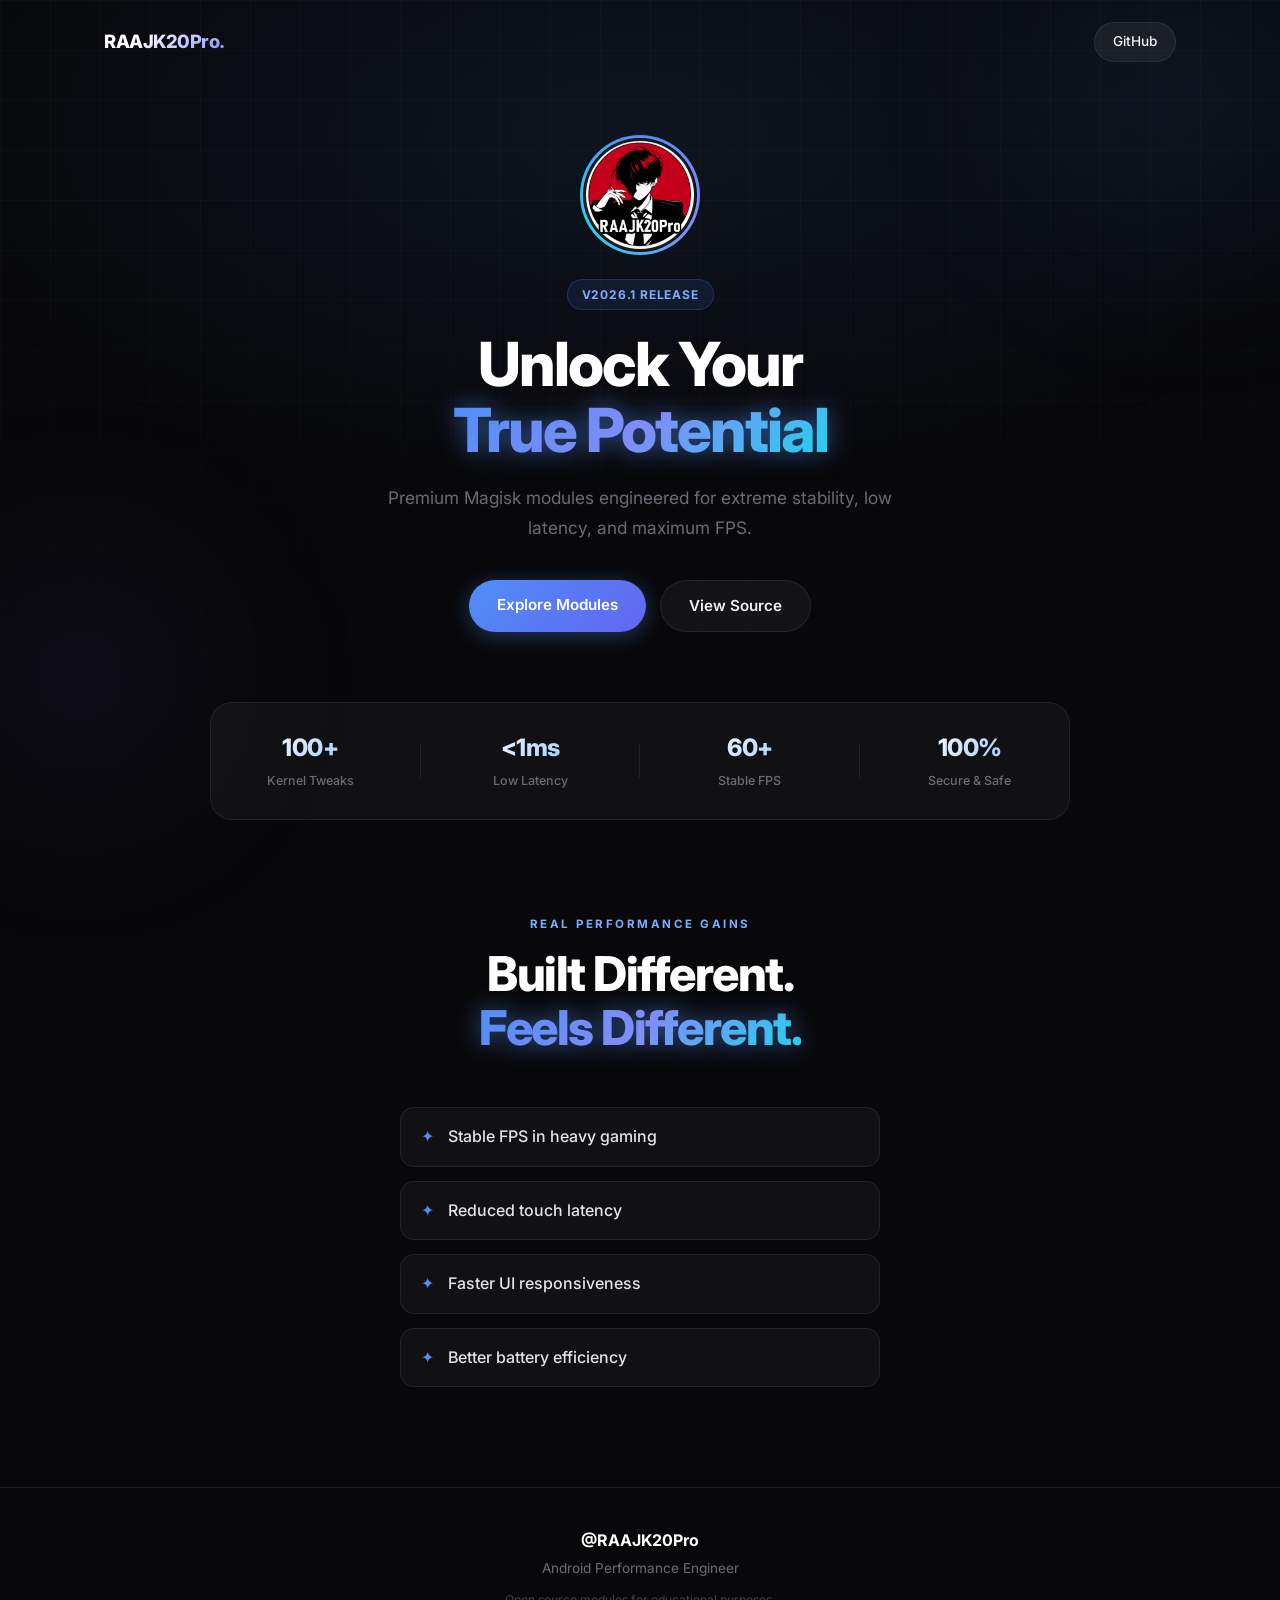
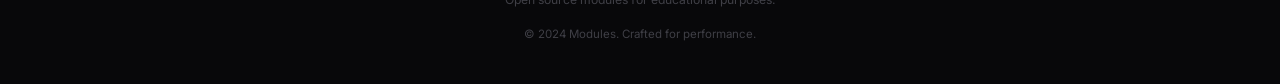
<file: index.html>
<!DOCTYPE html>
<html lang="en">
<head>
    <meta charset="UTF-8">
    <meta name="viewport" content="width=device-width, initial-scale=1.0">
    <title>RAAJK20Pro | Android Performance</title>
    <link href="https://fonts.googleapis.com/css2?family=Inter:wght@400;500;600;700;800&display=swap" rel="stylesheet">
    <link rel="stylesheet" href="style.css">
</head>
<body>

    <div class="bg-grid"></div>
    <div class="bg-glow"></div>
    <div class="bg-orb orb-1"></div>
    <div class="bg-orb orb-2"></div>

    <nav class="navbar fade-in">
        <div class="logo">RAAJK20Pro.</div>
        <a href="https://github.com/raajk20pro" target="_blank" class="btn-nav">GitHub</a>
    </nav>

    <header class="hero fade-in delay-1">
        <div class="avatar-wrap">
            <div class="avatar-ring"></div>
            <div class="avatar-circle">
                <img src="[data-uri]" alt="RAAJK20Pro">
            </div>
        </div>
        <span class="badge">v2026.1 Release</span>
        <h1>Unlock Your<br><span class="gradient-text">True Potential</span></h1>
        <p class="subtitle">Premium Magisk modules engineered for extreme stability, low latency, and maximum FPS.</p>
        <div class="hero-btns">
            <a href="modules.html" class="btn btn-primary">Explore Modules</a>
            <a href="https://github.com/raajk20pro" target="_blank" class="btn btn-secondary">View Source</a>
        </div>
    </header>

    <section class="stats-section fade-in delay-2">
        <div class="stats-container">
            <div class="stat-item"><strong>100+</strong><span>Kernel Tweaks</span></div>
            <div class="stat-divider"></div>
            <div class="stat-item"><strong>&lt;1ms</strong><span>Low Latency</span></div>
            <div class="stat-divider"></div>
            <div class="stat-item"><strong>60+</strong><span>Stable FPS</span></div>
            <div class="stat-divider"></div>
            <div class="stat-item"><strong>100%</strong><span>Secure &amp; Safe</span></div>
        </div>
    </section>

    <section class="performance-section fade-in delay-3">
        <div class="perf-label">Real Performance Gains</div>
        <h2 class="perf-title">Built Different.<br><span class="gradient-text">Feels Different.</span></h2>
        <div class="checklist-box">
            <div class="check-item"><span class="check-icon">✦</span><span>Stable FPS in heavy gaming</span></div>
            <div class="check-item"><span class="check-icon">✦</span><span>Reduced touch latency</span></div>
            <div class="check-item"><span class="check-icon">✦</span><span>Faster UI responsiveness</span></div>
            <div class="check-item"><span class="check-icon">✦</span><span>Better battery efficiency</span></div>
        </div>
    </section>

    <footer class="fade-in delay-4">
        <div class="footer-content">
            <h3>@RAAJK20Pro</h3>
            <p class="role">Android Performance Engineer</p>
            <p class="disclaimer">Open source modules for educational purposes.</p>
        </div>
        <div class="copyright">© 2024 Modules. Crafted for performance.</div>
    </footer>

</body>
</html>
</file>
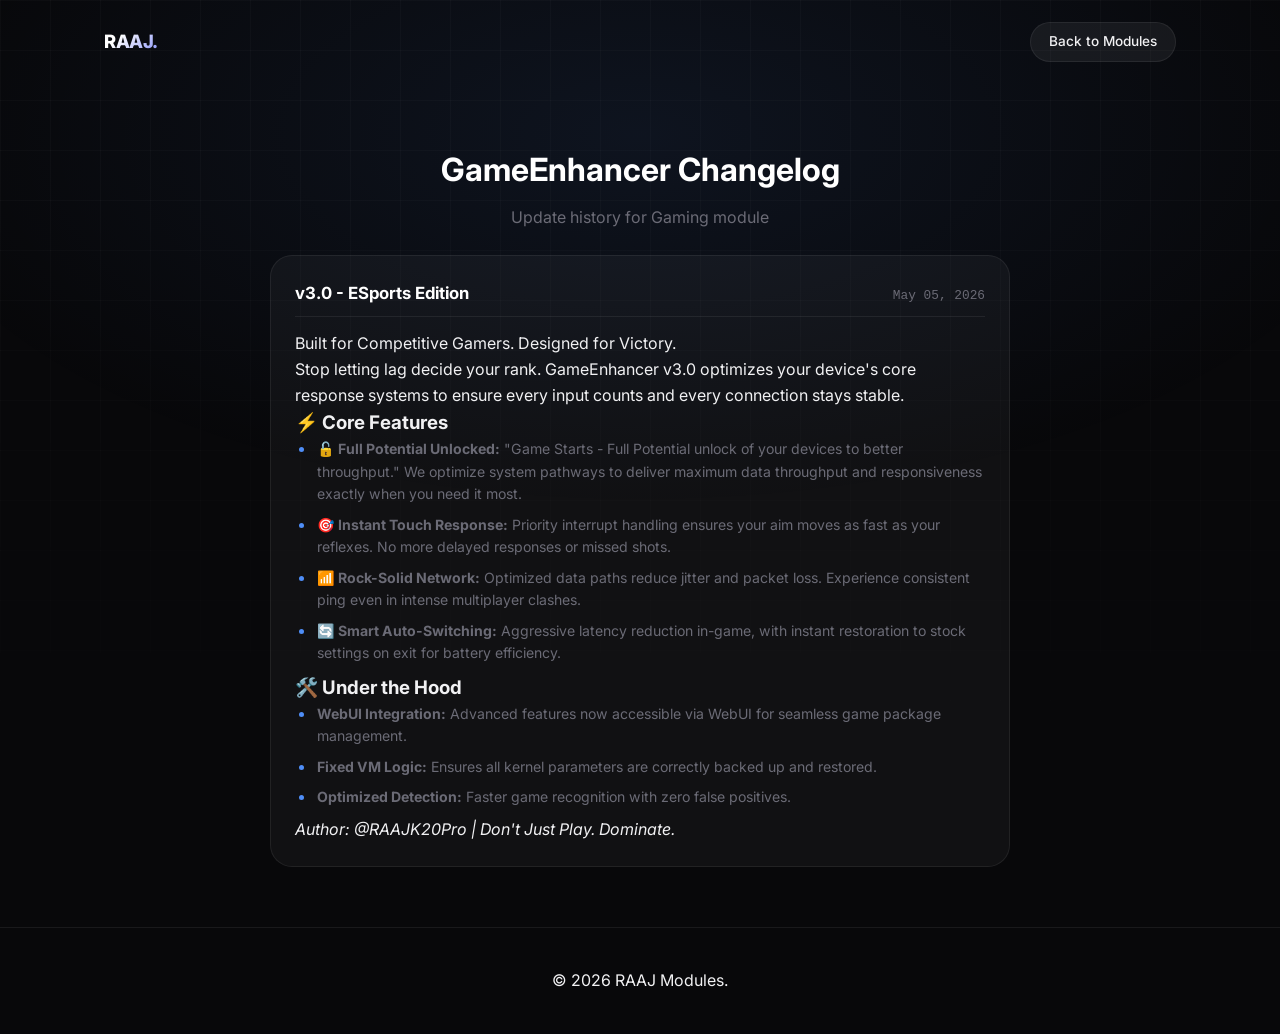
<file: changelog-game.html>
<!DOCTYPE html>
<html lang="en">
<head>
    <meta charset="UTF-8">
    <meta name="viewport" content="width=device-width, initial-scale=1.0">
    <title>Game Changelog | RAAJ</title>
    <link href="https://fonts.googleapis.com/css2?family=Inter:wght@400;500;600;700&display=swap" rel="stylesheet">
    <link rel="stylesheet" href="style.css">
</head>
<body>
    <div class="bg-grid"></div>
    <div class="bg-glow"></div>
    
    <nav class="navbar fade-in">
        <div class="logo"><a href="index.html">RAAJ<span class="dot">.</span></a></div>
        <a href="modules.html" class="btn-nav">Back to Modules</a>
    </nav>

    <section class="page-container fade-in delay-1">
        <div class="header-center">
            <h2>GameEnhancer Changelog</h2>
            <p>Update history for Gaming module</p>
        </div>

        <div class="log-list">

            <!-- v3.0 ESports Edition -->
            <div class="log-item">
                <div class="log-meta">
                    <span class="log-title">v3.0 - ESports Edition</span>
                    <span class="log-date">May 05, 2026</span>
                </div>
                
                <div class="log-desc">
                    <p>Built for Competitive Gamers. Designed for Victory.</p>
                    <p>Stop letting lag decide your rank. GameEnhancer v3.0 optimizes your device's core response systems to ensure every input counts and every connection stays stable.</p>
                </div>

                <h3>⚡ Core Features</h3>
                <ul class="log-points">
                    <li><strong>🔓 Full Potential Unlocked:</strong> "Game Starts - Full Potential unlock of your devices to better throughput." We optimize system pathways to deliver maximum data throughput and responsiveness exactly when you need it most.</li>
                    <li><strong>🎯 Instant Touch Response:</strong> Priority interrupt handling ensures your aim moves as fast as your reflexes. No more delayed responses or missed shots.</li>
                    <li><strong>📶 Rock-Solid Network:</strong> Optimized data paths reduce jitter and packet loss. Experience consistent ping even in intense multiplayer clashes.</li>
                    <li><strong>🔄 Smart Auto-Switching:</strong> Aggressive latency reduction in-game, with instant restoration to stock settings on exit for battery efficiency.</li>
                </ul>

                <h3>🛠️ Under the Hood</h3>
                <ul class="log-points">
                    <li><strong>WebUI Integration:</strong> Advanced features now accessible via WebUI for seamless game package management.</li>
                    <li><strong>Fixed VM Logic:</strong> Ensures all kernel parameters are correctly backed up and restored.</li>
                    <li><strong>Optimized Detection:</strong> Faster game recognition with zero false positives.</li>
                </ul>

                <div class="log-footer">
                    <p><em>Author: @RAAJK20Pro | Don't Just Play. Dominate.</em></p>
                </div>
            </div>

        </div>
    </section>

    <footer class="fade-in delay-2">
        <div class="footer-content"><p>© 2026 RAAJ Modules.</p></div>
    </footer>

</body>
</html>
</file>
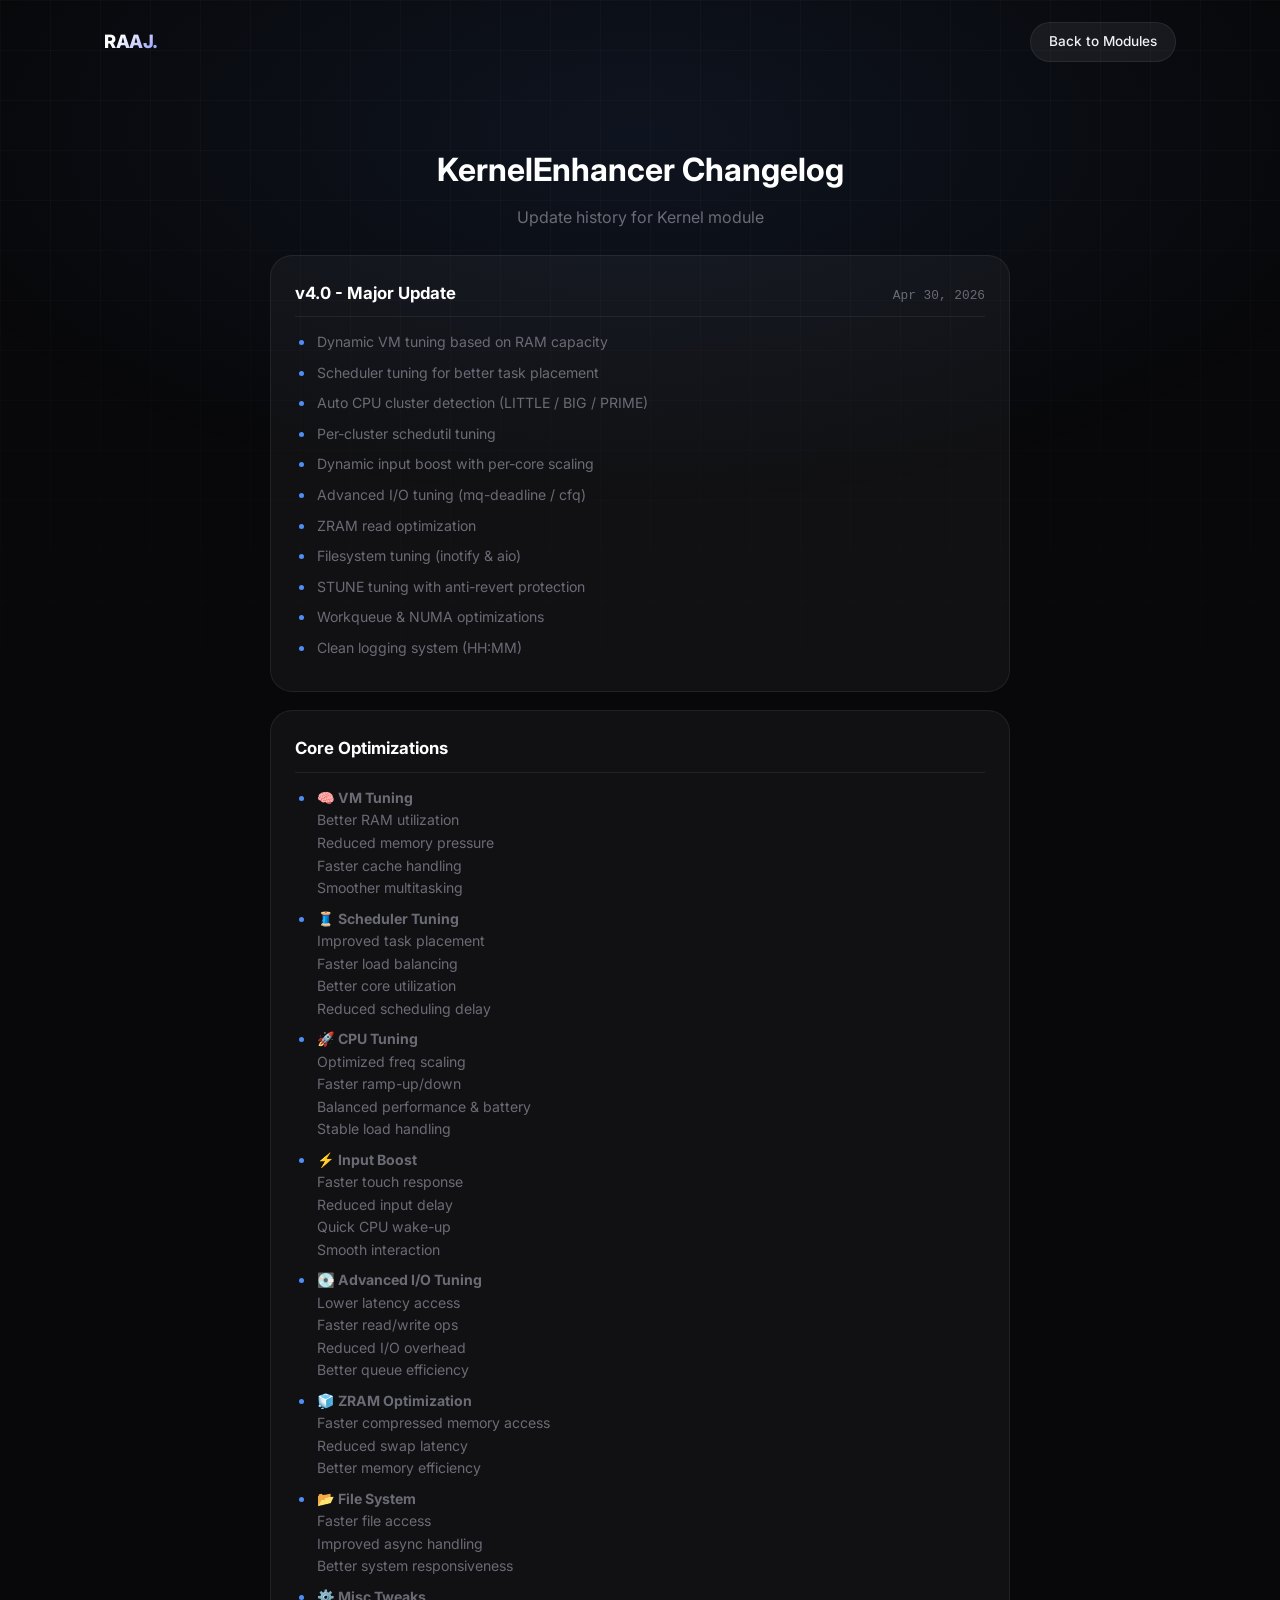
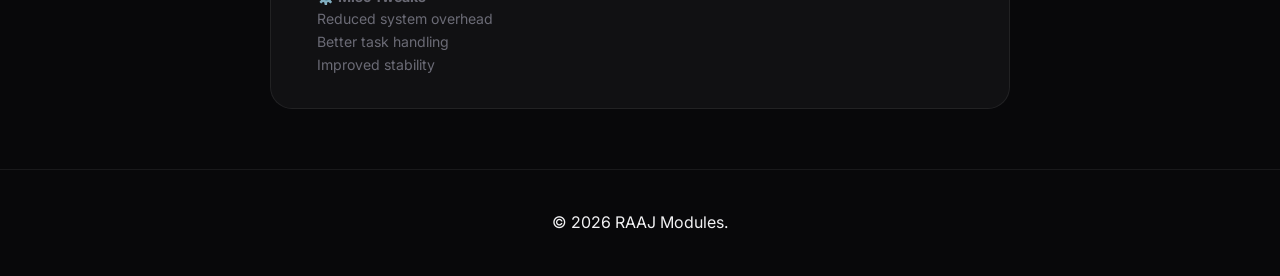
<file: changelog-kernel.html>
<!DOCTYPE html>
<html lang="en">
<head>
    <meta charset="UTF-8">
    <meta name="viewport" content="width=device-width, initial-scale=1.0">
    <title>Kernel Changelog | RAAJ</title>
    <link href="https://fonts.googleapis.com/css2?family=Inter:wght@400;500;600;700&display=swap" rel="stylesheet">
    <link rel="stylesheet" href="style.css">
</head>
<body>

<div class="bg-grid"></div>
<div class="bg-glow"></div>

<nav class="navbar fade-in">
    <div class="logo"><a href="index.html">RAAJ<span class="dot">.</span></a></div>
    <a href="modules.html" class="btn-nav">Back to Modules</a>
</nav>

<section class="page-container fade-in delay-1">
    
    <div class="header-center">
        <h2>KernelEnhancer Changelog</h2>
        <p>Update history for Kernel module</p>
    </div>

    <div class="log-list">

        <!-- v4.0 -->
        <div class="log-item">
            <div class="log-meta">
                <span class="log-title">v4.0 - Major Update</span>
                <span class="log-date">Apr 30, 2026</span>
            </div>

            <ul class="log-points">

                <li>Dynamic VM tuning based on RAM capacity</li>
                <li>Scheduler tuning for better task placement</li>

                <li>Auto CPU cluster detection (LITTLE / BIG / PRIME)</li>
                <li>Per-cluster schedutil tuning</li>

                <li>Dynamic input boost with per-core scaling</li>
                <li>Advanced I/O tuning (mq-deadline / cfq)</li>

                <li>ZRAM read optimization</li>
                <li>Filesystem tuning (inotify & aio)</li>

                <li>STUNE tuning with anti-revert protection</li>
                <li>Workqueue & NUMA optimizations</li>

                <li>Clean logging system (HH:MM)</li>

            </ul>
        </div>

        <!-- Core Optimizations -->
        <div class="log-item">
            <div class="log-meta">
                <span class="log-title">Core Optimizations</span>
            </div>

            <ul class="log-points">

                <li><b>🧠 VM Tuning</b><br>
                Better RAM utilization<br>
                Reduced memory pressure<br>
                Faster cache handling<br>
                Smoother multitasking</li>

                <li><b>🧵 Scheduler Tuning</b><br>
                Improved task placement<br>
                Faster load balancing<br>
                Better core utilization<br>
                Reduced scheduling delay</li>

                <li><b>🚀 CPU Tuning</b><br>
                Optimized freq scaling<br>
                Faster ramp-up/down<br>
                Balanced performance & battery<br>
                Stable load handling</li>

                <li><b>⚡ Input Boost</b><br>
                Faster touch response<br>
                Reduced input delay<br>
                Quick CPU wake-up<br>
                Smooth interaction</li>

                <li><b>💽 Advanced I/O Tuning</b><br>
                Lower latency access<br>
                Faster read/write ops<br>
                Reduced I/O overhead<br>
                Better queue efficiency</li>

                <li><b>🧊 ZRAM Optimization</b><br>
                Faster compressed memory access<br>
                Reduced swap latency<br>
                Better memory efficiency</li>

                <li><b>📂 File System</b><br>
                Faster file access<br>
                Improved async handling<br>
                Better system responsiveness</li>

                <li><b>⚙️ Misc Tweaks</b><br>
                Reduced system overhead<br>
                Better task handling<br>
                Improved stability</li>

            </ul>
        </div>

    </div>
</section>

<footer class="fade-in delay-2">
    <div class="footer-content">
        <p>© 2026 RAAJ Modules.</p>
    </div>
</footer>

</body>
</html>
</file>
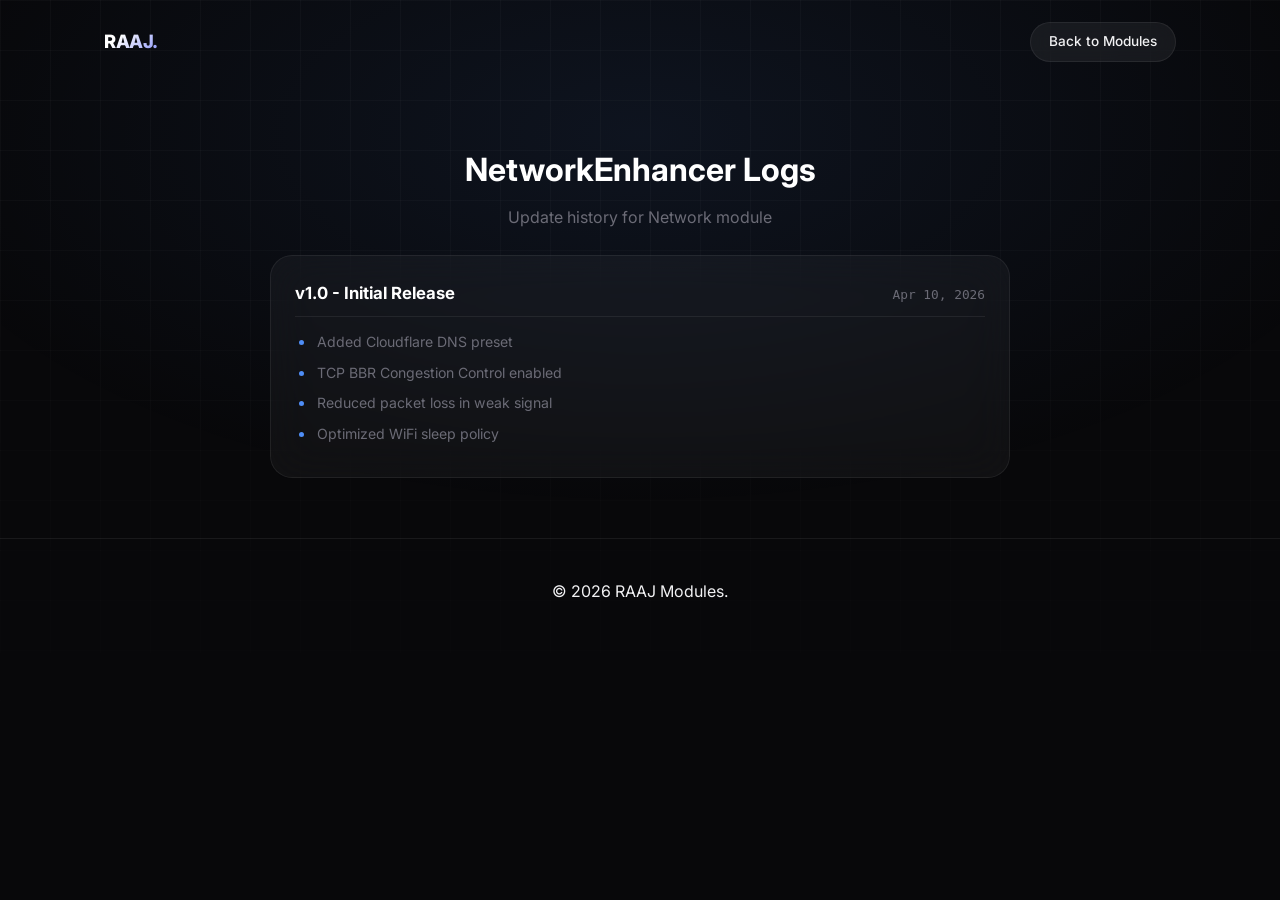
<file: changelog-net.html>
<!DOCTYPE html>
<html lang="en">
<head>
    <meta charset="UTF-8">
    <meta name="viewport" content="width=device-width, initial-scale=1.0">
    <title>Network Changelog | RAAJ</title>
    <link href="https://fonts.googleapis.com/css2?family=Inter:wght@400;500;600;700&display=swap" rel="stylesheet">
    <link rel="stylesheet" href="style.css">
</head>
<body>
    <div class="bg-grid"></div>
    <div class="bg-glow"></div>

    <nav class="navbar fade-in">
        <div class="logo"><a href="index.html">RAAJ<span class="dot">.</span></a></div>
        <a href="modules.html" class="btn-nav">Back to Modules</a>
    </nav>

    <section class="page-container fade-in delay-1">
        <div class="header-center">
            <h2>NetworkEnhancer Logs</h2>
            <p>Update history for Network module</p>
        </div>

        <div class="log-list">
            <div class="log-item">
                <div class="log-meta">
                    <span class="log-title">v1.0 - Initial Release</span>
                    <span class="log-date">Apr 10, 2026</span>
                </div>
                <ul class="log-points">
                    <li>Added Cloudflare DNS preset</li>
                    <li>TCP BBR Congestion Control enabled</li>
                    <li>Reduced packet loss in weak signal</li>
                    <li>Optimized WiFi sleep policy</li>
                </ul>
            </div>
        </div>
    </section>

    <footer class="fade-in delay-2">
        <div class="footer-content"><p>© 2026 RAAJ Modules.</p></div>
    </footer>
</body>
</html>
</file>
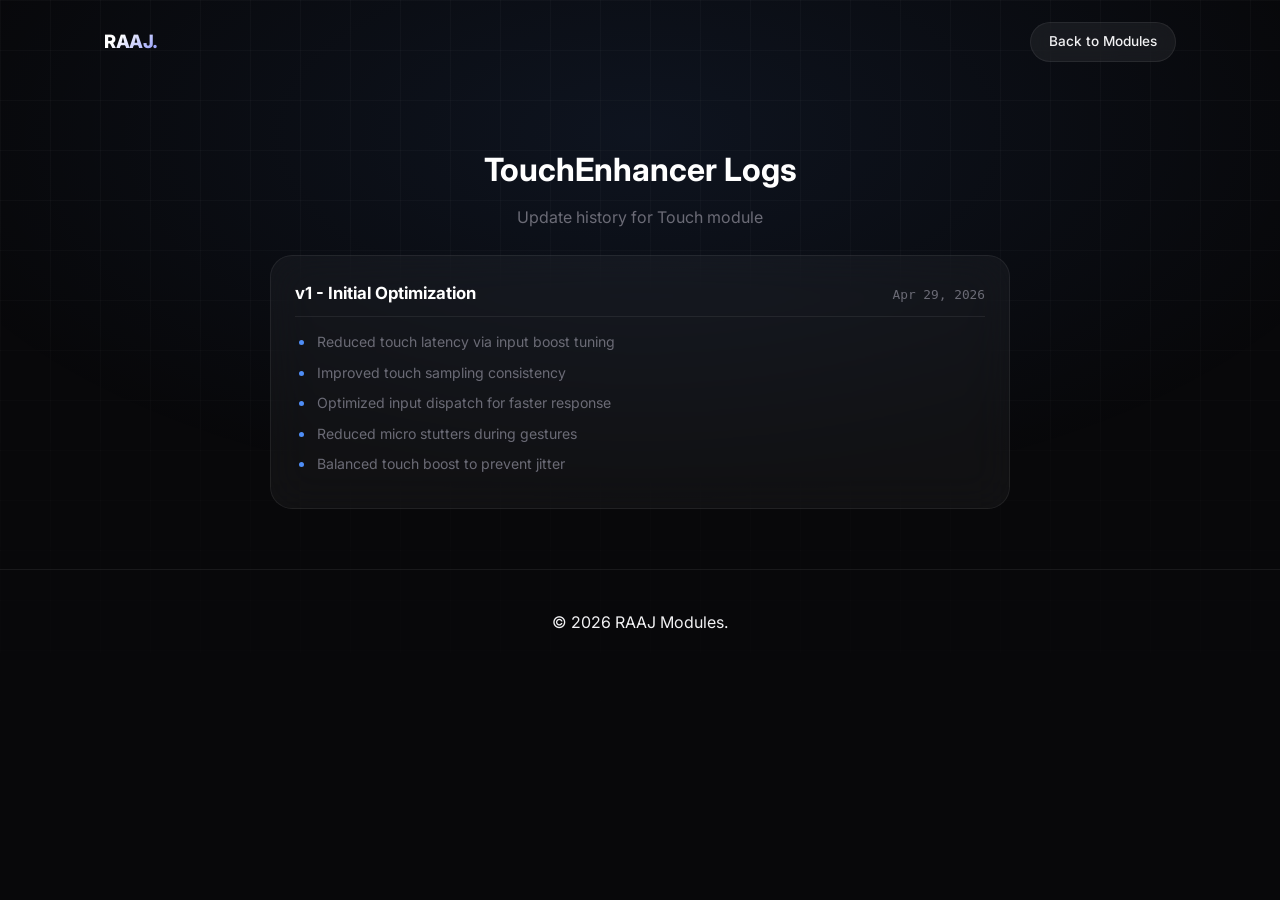
<file: changelog-touch.html>
<!DOCTYPE html>
<html lang="en">
<head>
    <meta charset="UTF-8">
    <meta name="viewport" content="width=device-width, initial-scale=1.0">
    <title>Touch Changelog | RAAJ</title>
    <link href="https://fonts.googleapis.com/css2?family=Inter:wght@400;500;600;700&display=swap" rel="stylesheet">
    <link rel="stylesheet" href="style.css">
</head>
<body>
    <div class="bg-grid"></div>
    <div class="bg-glow"></div>

    <nav class="navbar fade-in">
        <div class="logo"><a href="index.html">RAAJ<span class="dot">.</span></a></div>
        <a href="modules.html" class="btn-nav">Back to Modules</a>
    </nav>

    <section class="page-container fade-in delay-1">
        <div class="header-center">
            <h2>TouchEnhancer Logs</h2>
            <p>Update history for Touch module</p>
        </div>

        <div class="log-list">

            <!-- v1 -->
            <div class="log-item">
                <div class="log-meta">
                    <span class="log-title">v1 - Initial Optimization</span>
                    <span class="log-date">Apr 29, 2026</span>
                </div>
                <ul class="log-points">
                    <li>Reduced touch latency via input boost tuning</li>
                    <li>Improved touch sampling consistency</li>
                    <li>Optimized input dispatch for faster response</li>
                    <li>Reduced micro stutters during gestures</li>
                    <li>Balanced touch boost to prevent jitter</li>
                </ul>
            </div>

        </div>
    </section>

    <footer class="fade-in delay-2">
        <div class="footer-content"><p>© 2026 RAAJ Modules.</p></div>
    </footer>
</body>
</html>
</file>
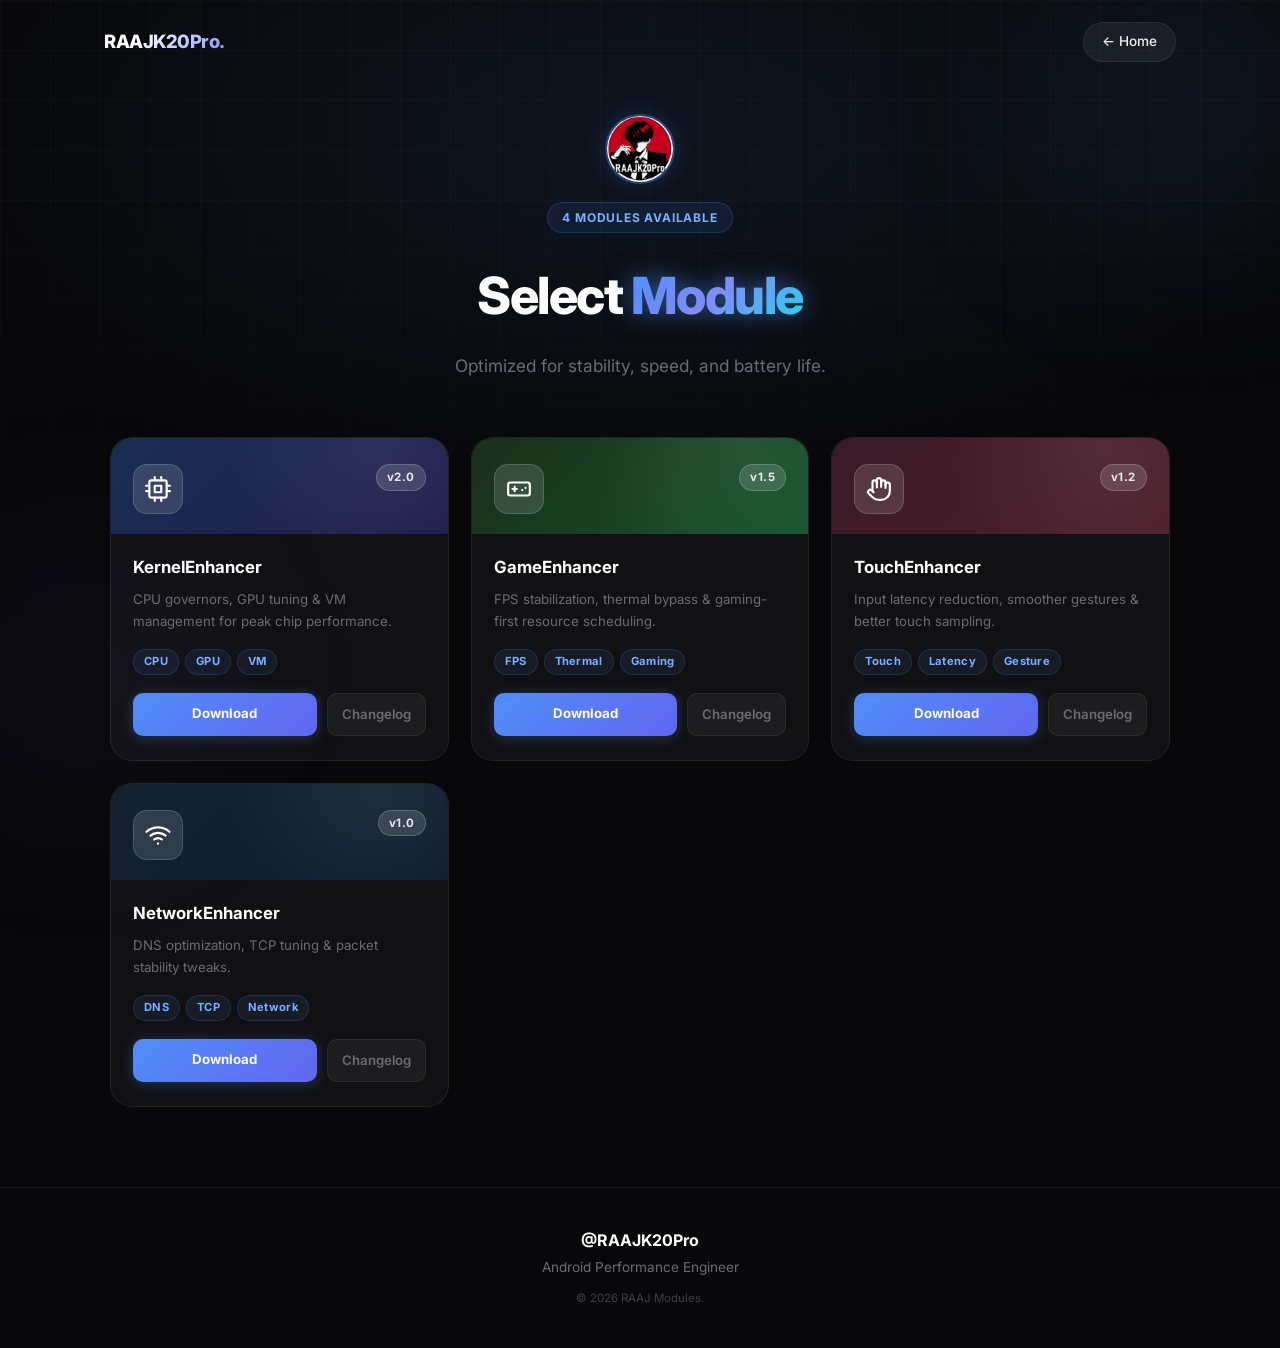
<file: modules.html>
<!DOCTYPE html>
<html lang="en">
<head>
    <meta charset="UTF-8">
    <meta name="viewport" content="width=device-width, initial-scale=1.0">
    <title>Modules | RAAJK20Pro</title>
    <link href="https://fonts.googleapis.com/css2?family=Inter:wght@400;500;600;700;800&display=swap" rel="stylesheet">
    <link rel="stylesheet" href="style.css">
</head>
<body>

    <div class="bg-grid"></div>
    <div class="bg-glow"></div>
    <div class="bg-orb orb-1"></div>
    <div class="bg-orb orb-2"></div>

    <nav class="navbar fade-in">
        <a href="index.html" class="logo">RAAJK20Pro.</a>
        <a href="index.html" class="btn-nav">&#8592; Home</a>
    </nav>

    <section class="mod-page fade-in delay-1">
        <div class="mod-header">
            <div class="mod-avatar-sm">
                <img src="[data-uri]" alt="RAAJK20Pro">
            </div>
            <span class="badge">4 Modules Available</span>
            <h1>Select <span class="gradient-text">Module</span></h1>
            <p class="subtitle">Optimized for stability, speed, and battery life.</p>
        </div>

        <div class="module-grid">

            <div class="mod-card fade-in delay-2">
                <div class="mod-card-top kernel-grad">
                    <div class="mod-icon">
                        <svg width="26" height="26" viewBox="0 0 24 24" fill="none" stroke="currentColor" stroke-width="2" stroke-linecap="round" stroke-linejoin="round"><rect x="4" y="4" width="16" height="16" rx="2"></rect><rect x="9" y="9" width="6" height="6"></rect><line x1="9" y1="1" x2="9" y2="4"></line><line x1="15" y1="1" x2="15" y2="4"></line><line x1="9" y1="20" x2="9" y2="23"></line><line x1="15" y1="20" x2="15" y2="23"></line><line x1="20" y1="9" x2="23" y2="9"></line><line x1="20" y1="14" x2="23" y2="14"></line><line x1="1" y1="9" x2="4" y2="9"></line><line x1="1" y1="14" x2="4" y2="14"></line></svg>
                    </div>
                    <span class="mod-version">v2.0</span>
                </div>
                <div class="mod-card-body">
                    <h3>KernelEnhancer</h3>
                    <p>CPU governors, GPU tuning &amp; VM management for peak chip performance.</p>
                    <div class="mod-tags"><span>CPU</span><span>GPU</span><span>VM</span></div>
                    <div class="mod-actions">
                        <a href="https://github.com/raajk20pro/KernelEnhancer/releases" class="btn-dl">Download</a>
                        <a href="changelog-kernel.html" class="btn-log">Changelog</a>
                    </div>
                </div>
            </div>

            <div class="mod-card fade-in delay-2">
                <div class="mod-card-top game-grad">
                    <div class="mod-icon">
                        <svg width="26" height="26" viewBox="0 0 24 24" fill="none" stroke="currentColor" stroke-width="2" stroke-linecap="round" stroke-linejoin="round"><line x1="6" y1="12" x2="10" y2="12"></line><line x1="8" y1="10" x2="8" y2="14"></line><line x1="15" y1="13" x2="15.01" y2="13"></line><line x1="18" y1="11" x2="18.01" y2="11"></line><rect x="2" y="6" width="20" height="12" rx="2"></rect></svg>
                    </div>
                    <span class="mod-version">v1.5</span>
                </div>
                <div class="mod-card-body">
                    <h3>GameEnhancer</h3>
                    <p>FPS stabilization, thermal bypass &amp; gaming-first resource scheduling.</p>
                    <div class="mod-tags"><span>FPS</span><span>Thermal</span><span>Gaming</span></div>
                    <div class="mod-actions">
                        <a href="https://github.com/raajk20pro/GameEnhancer/releases" class="btn-dl">Download</a>
                        <a href="changelog-game.html" class="btn-log">Changelog</a>
                    </div>
                </div>
            </div>

            <div class="mod-card fade-in delay-3">
                <div class="mod-card-top touch-grad">
                    <div class="mod-icon">
                        <svg width="26" height="26" viewBox="0 0 24 24" fill="none" stroke="currentColor" stroke-width="2" stroke-linecap="round" stroke-linejoin="round"><path d="M18 11V6a2 2 0 0 0-2-2v0a2 2 0 0 0-2 2v0"></path><path d="M14 10V4a2 2 0 0 0-2-2v0a2 2 0 0 0-2 2v2"></path><path d="M10 10.5V6a2 2 0 0 0-2-2v0a2 2 0 0 0-2 2v8"></path><path d="M18 8a2 2 0 1 1 4 0v6a8 8 0 0 1-8 8h-2c-2.8 0-4.5-.86-5.99-2.34l-3.6-3.6a2 2 0 0 1 2.83-2.82L7 15"></path></svg>
                    </div>
                    <span class="mod-version">v1.2</span>
                </div>
                <div class="mod-card-body">
                    <h3>TouchEnhancer</h3>
                    <p>Input latency reduction, smoother gestures &amp; better touch sampling.</p>
                    <div class="mod-tags"><span>Touch</span><span>Latency</span><span>Gesture</span></div>
                    <div class="mod-actions">
                        <a href="https://github.com/raajk20pro/TouchEnhancer/releases" class="btn-dl">Download</a>
                        <a href="changelog-touch.html" class="btn-log">Changelog</a>
                    </div>
                </div>
            </div>

            <div class="mod-card fade-in delay-3">
                <div class="mod-card-top net-grad">
                    <div class="mod-icon">
                        <svg width="26" height="26" viewBox="0 0 24 24" fill="none" stroke="currentColor" stroke-width="2" stroke-linecap="round" stroke-linejoin="round"><path d="M5 12.55a11 11 0 0 1 14.08 0"></path><path d="M1.42 9a16 16 0 0 1 21.16 0"></path><path d="M8.53 16.11a6 6 0 0 1 6.95 0"></path><line x1="12" y1="20" x2="12.01" y2="20"></line></svg>
                    </div>
                    <span class="mod-version">v1.0</span>
                </div>
                <div class="mod-card-body">
                    <h3>NetworkEnhancer</h3>
                    <p>DNS optimization, TCP tuning &amp; packet stability tweaks.</p>
                    <div class="mod-tags"><span>DNS</span><span>TCP</span><span>Network</span></div>
                    <div class="mod-actions">
                        <a href="https://github.com/raajk20pro/NetworkEnhancer/releases" class="btn-dl">Download</a>
                        <a href="changelog-net.html" class="btn-log">Changelog</a>
                    </div>
                </div>
            </div>

        </div>
    </section>

    <footer class="fade-in delay-4">
        <div class="footer-content">
            <h3>@RAAJK20Pro</h3>
            <p class="role">Android Performance Engineer</p>
        </div>
        <div class="copyright">© 2026 RAAJ Modules.</div>
    </footer>

</body>
</html>
</file>
<file: style.css>
/* =====================================================
   VARIABLES & RESET
===================================================== */
:root {
    --bg: #08080a;
    --text: #f1f1f3;
    --muted: #6b6b76;
    --card-bg: rgba(255,255,255,0.04);
    --card-border: rgba(255,255,255,0.07);
    --blue: #4f8ef7;
    --blue-glow: rgba(79,142,247,0.25);
    --blue-soft: rgba(79,142,247,0.10);
    --radius-lg: 22px;
    --radius-md: 13px;
    --font: 'Inter', -apple-system, BlinkMacSystemFont, sans-serif;
}
* { margin:0; padding:0; box-sizing:border-box; }
html { scroll-behavior:smooth; }
body {
    background: var(--bg);
    color: var(--text);
    font-family: var(--font);
    line-height: 1.6;
    overflow-x: hidden;
    -webkit-font-smoothing: antialiased;
}

/* =====================================================
   BACKGROUND
===================================================== */
.bg-grid {
    position:fixed; top:0; left:0; width:100%; height:100%;
    background-image:
        linear-gradient(rgba(255,255,255,0.025) 1px, transparent 1px),
        linear-gradient(90deg, rgba(255,255,255,0.025) 1px, transparent 1px);
    background-size: 50px 50px;
    z-index:-3;
    mask-image: linear-gradient(to bottom, black 20%, transparent 90%);
    -webkit-mask-image: linear-gradient(to bottom, black 20%, transparent 90%);
}
.bg-glow {
    position:fixed; top:-30%; left:50%;
    transform:translateX(-50%);
    width:130vw; height:90vh;
    background:radial-gradient(ellipse at center, rgba(79,142,247,0.09) 0%, transparent 65%);
    z-index:-2; pointer-events:none;
}
.bg-orb {
    position:fixed; border-radius:50%;
    z-index:-2; pointer-events:none; filter:blur(90px);
}
.orb-1 {
    width:420px; height:420px;
    background:radial-gradient(circle, rgba(79,142,247,0.13), transparent 70%);
    top:-120px; right:-120px;
}
.orb-2 {
    width:360px; height:360px;
    background:radial-gradient(circle, rgba(139,92,246,0.09), transparent 70%);
    bottom:5%; left:-100px;
}

/* =====================================================
   NAVBAR
===================================================== */
.navbar {
    display:flex; justify-content:space-between; align-items:center;
    padding:22px 5%; max-width:1200px; margin:0 auto;
    position:relative; z-index:10;
}
.logo {
    font-weight:800; font-size:1.15rem; letter-spacing:-0.5px;
    background:linear-gradient(135deg,#fff 30%,#818cf8);
    -webkit-background-clip:text; -webkit-text-fill-color:transparent;
    text-decoration:none;
}
.btn-nav {
    background:rgba(255,255,255,0.06);
    border:1px solid var(--card-border);
    color:var(--text);
    padding:8px 18px; border-radius:20px;
    text-decoration:none; font-size:0.85rem; font-weight:500;
    transition:all 0.2s; backdrop-filter:blur(10px);
}
.btn-nav:hover { background:rgba(255,255,255,0.11); }

/* =====================================================
   AVATAR
===================================================== */
.avatar-wrap {
    position:relative; width:112px; height:112px;
    margin:0 auto 28px;
}
.avatar-ring {
    position:absolute; inset:-4px; border-radius:50%;
    background:conic-gradient(from 0deg,#4f8ef7,#818cf8,#22d3ee,#4f8ef7);
    animation:ringRotate 4s linear infinite; z-index:0;
}
.avatar-ring::after {
    content:''; position:absolute; inset:3px;
    background:var(--bg); border-radius:50%;
}
.avatar-circle {
    position:relative; z-index:1;
    width:112px; height:112px;
    border-radius:50%; overflow:hidden;
    border:2px solid rgba(255,255,255,0.08);
}
.avatar-circle img { width:100%; height:100%; object-fit:cover; display:block; }
@keyframes ringRotate { to { transform:rotate(360deg); } }

/* Small avatar — modules page */
.mod-avatar-sm {
    width:70px; height:70px; border-radius:50%; overflow:hidden;
    margin:0 auto 18px;
    border:2px solid rgba(79,142,247,0.4);
    box-shadow:0 0 24px rgba(79,142,247,0.18);
}
.mod-avatar-sm img { width:100%; height:100%; object-fit:cover; display:block; }

/* =====================================================
   BADGE
===================================================== */
.badge {
    display:inline-block;
    background:var(--blue-soft);
    border:1px solid rgba(79,142,247,0.22);
    color:#7aafff;
    padding:5px 14px; border-radius:20px;
    font-size:0.75rem; font-weight:700;
    letter-spacing:0.8px; text-transform:uppercase;
    margin-bottom:22px;
}

/* =====================================================
   HERO
===================================================== */
.hero {
    text-align:center;
    padding:55px 20px 70px;
    max-width:800px; margin:0 auto;
}
.hero h1 {
    font-size:clamp(2.5rem,5.5vw,3.8rem);
    font-weight:800; letter-spacing:-2px;
    line-height:1.08; margin-bottom:20px; color:#fff;
}
.gradient-text {
    background:linear-gradient(135deg,#4f8ef7 0%,#818cf8 50%,#22d3ee 100%);
    -webkit-background-clip:text; -webkit-text-fill-color:transparent;
    background-clip:text;
    filter:drop-shadow(0 0 12px rgba(79,142,247,0.6));
    animation:textGlow 2.5s ease-in-out infinite alternate;
}
@keyframes textGlow {
    from { filter:drop-shadow(0 0 8px rgba(79,142,247,0.5)) drop-shadow(0 0 20px rgba(129,140,248,0.3)); }
    to   { filter:drop-shadow(0 0 18px rgba(79,142,247,0.9)) drop-shadow(0 0 40px rgba(34,211,238,0.5)); }
}
.subtitle {
    font-size:1.08rem; color:var(--muted);
    max-width:520px; margin:0 auto 36px; line-height:1.75;
}
.hero-btns { display:flex; gap:14px; justify-content:center; flex-wrap:wrap; }
.btn {
    padding:13px 28px; border-radius:30px;
    font-weight:600; text-decoration:none; font-size:0.95rem;
    transition:all 0.25s ease;
}
.btn:active { transform:scale(0.97); }
.btn-primary {
    background:linear-gradient(135deg,#4f8ef7,#6366f1);
    color:#fff;
    box-shadow:0 4px 20px rgba(79,142,247,0.35);
}
.btn-primary:hover { box-shadow:0 6px 30px rgba(79,142,247,0.55); transform:translateY(-1px); }
.btn-secondary {
    background:rgba(255,255,255,0.05);
    border:1px solid var(--card-border);
    color:var(--text); backdrop-filter:blur(10px);
}
.btn-secondary:hover { background:rgba(255,255,255,0.09); }

/* =====================================================
   STATS BAR
===================================================== */
.stats-section { padding:0 20px; margin-bottom:90px; }
.stats-container {
    max-width:860px; margin:0 auto;
    background:var(--card-bg);
    border:1px solid var(--card-border);
    border-radius:var(--radius-lg);
    padding:26px 32px;
    display:flex; justify-content:space-around; align-items:center;
    backdrop-filter:blur(20px); flex-wrap:wrap; gap:20px;
}
.stat-item { text-align:center; min-width:90px; }
.stat-item strong {
    display:block; font-size:1.5rem; font-weight:800;
    background:linear-gradient(135deg,#fff,#93c5fd);
    -webkit-background-clip:text; -webkit-text-fill-color:transparent;
    letter-spacing:-0.5px;
}
.stat-item span { font-size:0.78rem; color:var(--muted); font-weight:500; }
.stat-divider { width:1px; height:34px; background:var(--card-border); }

/* =====================================================
   PERFORMANCE SECTION — PREMIUM
===================================================== */
.performance-section {
    max-width:1060px; margin:0 auto 100px; padding:0 20px;
    text-align:center;
}
.perf-label {
    display:inline-block;
    font-size:0.72rem; font-weight:700; letter-spacing:2.5px;
    text-transform:uppercase; color:#7aafff; margin-bottom:14px;
}
.perf-title {
    font-size:clamp(2rem,4vw,3rem);
    font-weight:800; letter-spacing:-1.5px;
    color:#fff; margin-bottom:52px; line-height:1.12;
}
.perf-grid {
    display:grid;
    grid-template-columns:repeat(auto-fit,minmax(228px,1fr));
    gap:20px;
}
.perf-card {
    background:var(--card-bg);
    border:1px solid var(--card-border);
    border-radius:var(--radius-lg);
    padding:28px 24px; text-align:left;
    position:relative; overflow:hidden;
    backdrop-filter:blur(20px);
    transition:all 0.3s ease;
}
.perf-card::before {
    content:''; position:absolute; top:0; left:0; right:0; height:1px;
    background:linear-gradient(90deg,transparent,rgba(79,142,247,0.5),transparent);
}
.perf-card:hover {
    border-color:rgba(79,142,247,0.28);
    transform:translateY(-5px);
    box-shadow:0 24px 48px rgba(0,0,0,0.4),0 0 40px rgba(79,142,247,0.07);
}
.perf-icon {
    width:42px; height:42px;
    background:var(--blue-soft);
    border:1px solid rgba(79,142,247,0.2);
    border-radius:11px;
    display:flex; align-items:center; justify-content:center;
    margin-bottom:18px; color:#7aafff;
}
.perf-stat {
    font-size:2.5rem; font-weight:800;
    color:#fff; letter-spacing:-1px; margin-bottom:6px; line-height:1;
}
.perf-stat span { font-size:1rem; font-weight:600; color:var(--muted); }
.perf-desc {
    font-size:0.83rem; color:var(--muted);
    line-height:1.6; margin-bottom:22px;
}
.perf-bar {
    height:4px; background:rgba(255,255,255,0.05);
    border-radius:99px; overflow:hidden;
}
.perf-fill {
    height:100%;
    background:linear-gradient(90deg,#4f8ef7,#818cf8);
    border-radius:99px;
}


/* CHECKLIST */
.checklist-box {
    max-width:480px;
    margin:0 auto;
    display:flex;
    flex-direction:column;
    gap:14px;
}
.check-item {
    display:flex;
    align-items:center;
    gap:14px;
    background:var(--card-bg);
    border:1px solid var(--card-border);
    border-radius:14px;
    padding:16px 20px;
    font-size:1rem;
    font-weight:500;
    color:#e4e4e7;
    backdrop-filter:blur(16px);
    transition:border-color 0.2s;
}
.check-item:hover { border-color:rgba(79,142,247,0.3); }
.check-icon {
    color:#4f8ef7;
    font-size:1rem;
    flex-shrink:0;
}

/* =====================================================
   MODULES PAGE
===================================================== */
.mod-page {
    max-width:1100px; margin:0 auto;
    padding:30px 20px 80px;
}
.mod-header {
    text-align:center; margin-bottom:56px;
}
.mod-header h1 {
    font-size:clamp(2.2rem,5vw,3.2rem);
    font-weight:800; letter-spacing:-1.5px;
    margin-bottom:14px; color:#fff;
}
.module-grid {
    display:grid;
    grid-template-columns:repeat(auto-fit,minmax(260px,1fr));
    gap:22px;
}
.mod-card {
    background:var(--card-bg);
    border:1px solid var(--card-border);
    border-radius:var(--radius-lg); overflow:hidden;
    transition:all 0.3s ease; backdrop-filter:blur(20px);
}
.mod-card:hover {
    transform:translateY(-5px);
    box-shadow:0 24px 50px rgba(0,0,0,0.45),0 0 0 1px rgba(255,255,255,0.07);
}
.mod-card-top {
    padding:26px 22px 20px;
    display:flex; align-items:flex-start; justify-content:space-between;
    position:relative; overflow:hidden;
}
.mod-card-top::after {
    content:''; position:absolute; inset:0;
    background:radial-gradient(circle at 80% 10%,rgba(255,255,255,0.07),transparent 55%);
}
.kernel-grad { background:linear-gradient(135deg,#1a2e52,#1e1b4b); }
.game-grad   { background:linear-gradient(135deg,#1a2e1a,#14532d); }
.touch-grad  { background:linear-gradient(135deg,#3b1a28,#4c1d2a); }
.net-grad    { background:linear-gradient(135deg,#142230,#0c1a2e); }
.mod-icon {
    width:50px; height:50px;
    background:rgba(255,255,255,0.13);
    border:1px solid rgba(255,255,255,0.15);
    border-radius:14px;
    display:flex; align-items:center; justify-content:center;
    color:#fff; position:relative; z-index:1;
}
.mod-version {
    background:rgba(255,255,255,0.14);
    border:1px solid rgba(255,255,255,0.18);
    color:rgba(255,255,255,0.88);
    font-size:0.72rem; font-weight:700;
    padding:3px 10px; border-radius:20px;
    position:relative; z-index:1; letter-spacing:0.5px;
}
.mod-card-body { padding:20px 22px 24px; }
.mod-card-body h3 { font-size:1.05rem; font-weight:700; color:#fff; margin-bottom:8px; }
.mod-card-body p { font-size:0.83rem; color:var(--muted); line-height:1.65; margin-bottom:16px; }
.mod-tags { display:flex; gap:6px; flex-wrap:wrap; margin-bottom:18px; }
.mod-tags span {
    background:rgba(79,142,247,0.08);
    border:1px solid rgba(79,142,247,0.18);
    color:#7aafff;
    font-size:0.7rem; font-weight:700;
    padding:3px 10px; border-radius:20px; letter-spacing:0.3px;
}
.mod-actions { display:flex; gap:10px; }
.btn-dl {
    flex:1; text-align:center;
    background:linear-gradient(135deg,#4f8ef7,#6366f1);
    color:#fff; text-decoration:none;
    padding:10px 14px; border-radius:10px;
    font-size:0.83rem; font-weight:700; transition:all 0.2s;
    box-shadow:0 2px 14px rgba(79,142,247,0.28);
}
.btn-dl:hover { box-shadow:0 4px 22px rgba(79,142,247,0.5); transform:translateY(-1px); }
.btn-log {
    background:rgba(255,255,255,0.05);
    border:1px solid var(--card-border);
    color:var(--muted); text-decoration:none;
    padding:10px 14px; border-radius:10px;
    font-size:0.83rem; font-weight:600; transition:all 0.2s; white-space:nowrap;
}
.btn-log:hover { background:rgba(255,255,255,0.09); color:var(--text); }

/* =====================================================
   CHANGELOG PAGES
===================================================== */
.page-container {
    max-width:780px; margin:0 auto;
    padding:60px 20px 60px;
}
.header-center { text-align:center; margin-bottom:24px; }
.header-center h2 { font-size:2rem; font-weight:700; margin-bottom:10px; color:#fff; }
.header-center p { color:var(--muted); }
.log-list { display:flex; flex-direction:column; gap:18px; }
.log-item {
    background:var(--card-bg);
    border:1px solid var(--card-border);
    border-radius:var(--radius-lg);
    padding:24px; backdrop-filter:blur(20px); transition:0.3s;
}
.log-item:hover { border-color:rgba(79,142,247,0.3); }
.log-meta {
    display:flex; justify-content:space-between; align-items:baseline;
    margin-bottom:14px; border-bottom:1px solid var(--card-border); padding-bottom:10px;
}
.log-title { font-weight:700; font-size:1.05rem; color:#fff; }
.log-date { font-size:0.8rem; color:var(--muted); font-family:monospace; }
.log-points { list-style:none; padding-left:4px; }
.log-points li {
    position:relative; padding-left:18px;
    margin-bottom:8px; color:var(--muted);
    font-size:0.88rem; line-height:1.6;
}
.log-points li::before {
    content:''; position:absolute; left:0; top:9px;
    width:5px; height:5px;
    background:var(--blue); border-radius:50%;
}

/* =====================================================
   FOOTER
===================================================== */
footer {
    text-align:center; padding:40px 20px;
    border-top:1px solid var(--card-border);
}
.footer-content h3 { font-size:1rem; margin-bottom:4px; color:#fff; }
.role { font-size:0.85rem; color:var(--muted); margin-bottom:10px; }
.disclaimer { font-size:0.76rem; color:#3f3f46; margin-bottom:16px; }
.copyright { font-size:0.72rem; color:#3f3f46; }
.minimal-footer { text-align:center; padding:30px 20px; border-top:1px solid var(--card-border); }
.minimal-footer p { font-size:0.78rem; color:#3f3f46; }

/* =====================================================
   ANIMATIONS
===================================================== */
.fade-in { opacity:0; animation:fadeIn 0.8s ease forwards; }
.delay-1 { animation-delay:0.1s; }
.delay-2 { animation-delay:0.2s; }
.delay-3 { animation-delay:0.3s; }
.delay-4 { animation-delay:0.45s; }
@keyframes fadeIn {
    from { opacity:0; transform:translateY(20px); }
    to   { opacity:1; transform:translateY(0); }
}

/* =====================================================
   RESPONSIVE
===================================================== */
@media (max-width:768px) {
    .hero { padding-top:40px; }
    .stats-container {
        flex-direction:row;
        flex-wrap:nowrap;
        padding:18px 10px;
        gap:0;
        justify-content:space-between;
    }
    .stat-item { min-width:unset; flex:1; }
    .stat-item strong { font-size:1.1rem; }
    .stat-item span { font-size:0.66rem; }
    .stat-divider { width:1px; height:28px; flex-shrink:0; }
    .perf-grid { grid-template-columns:1fr 1fr; }
    .module-grid { grid-template-columns:1fr; }
}
@media (max-width:480px) {
    .perf-grid { grid-template-columns:1fr; }
    .hero h1 { font-size:2.2rem; }
    .mod-header h1 { font-size:2rem; }
}
</file>
